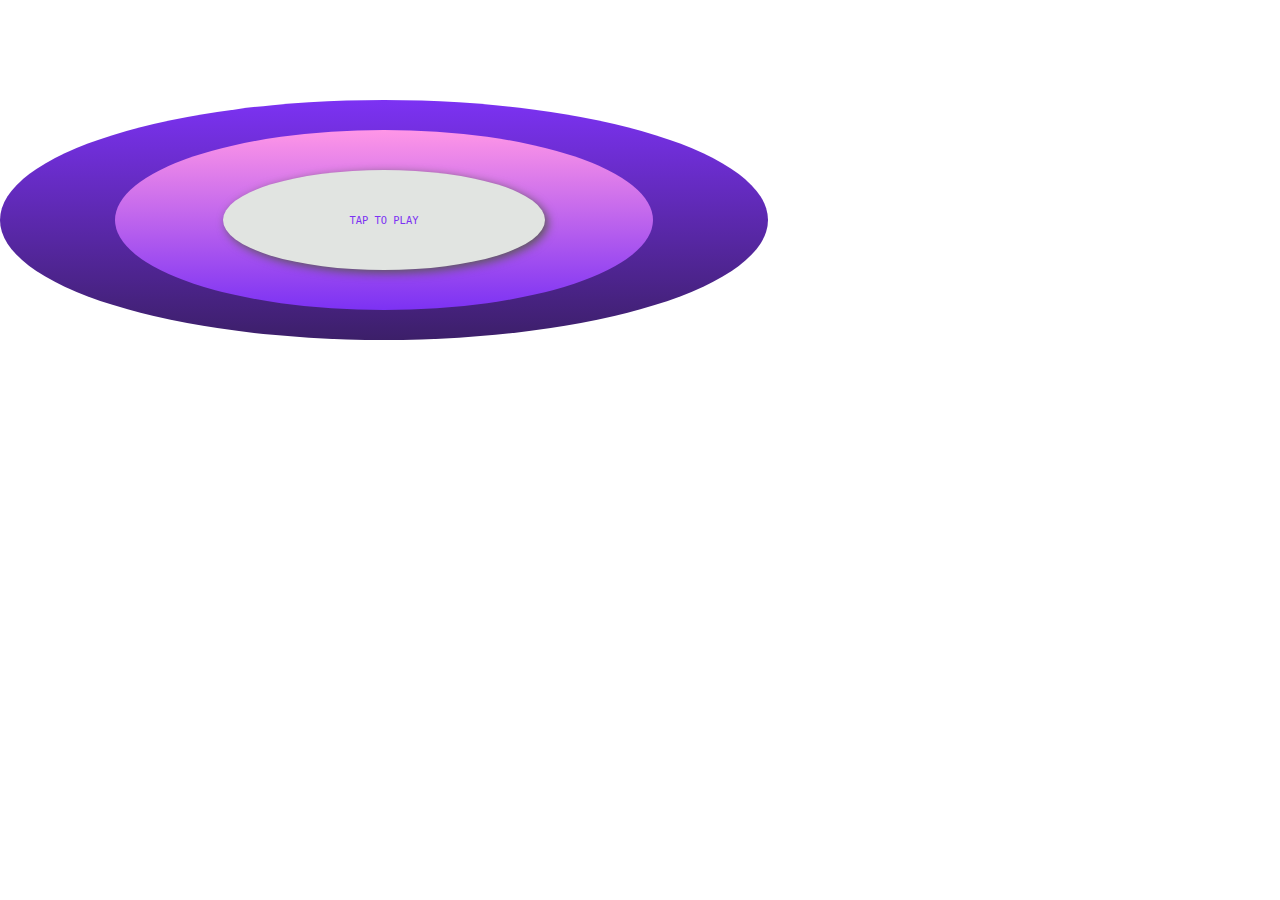
<file: anime-freestyle/index.html>
<!DOCTYPE html>
<html lang="en">
  <head>
    <meta charset="UTF-8" />
    <meta name="viewport" content="width=device-width, initial-scale=1.0" />
    <title>page loader</title>
    <link rel="stylesheet" href="style.css" />
  </head>
  <body>
    <main>
      <div class="container">
        <div class="biggest-circle">
          <div class="medium-circle">
            <div class="small-circle">
              <span>TAP TO PLAY</span>
              <h3>UNIVAST MEDIA</h3>
            </div>
          </div>
        </div>
      </div>
    </main>
    <script src="app.js"></script>
  </body>
</html>
</file>
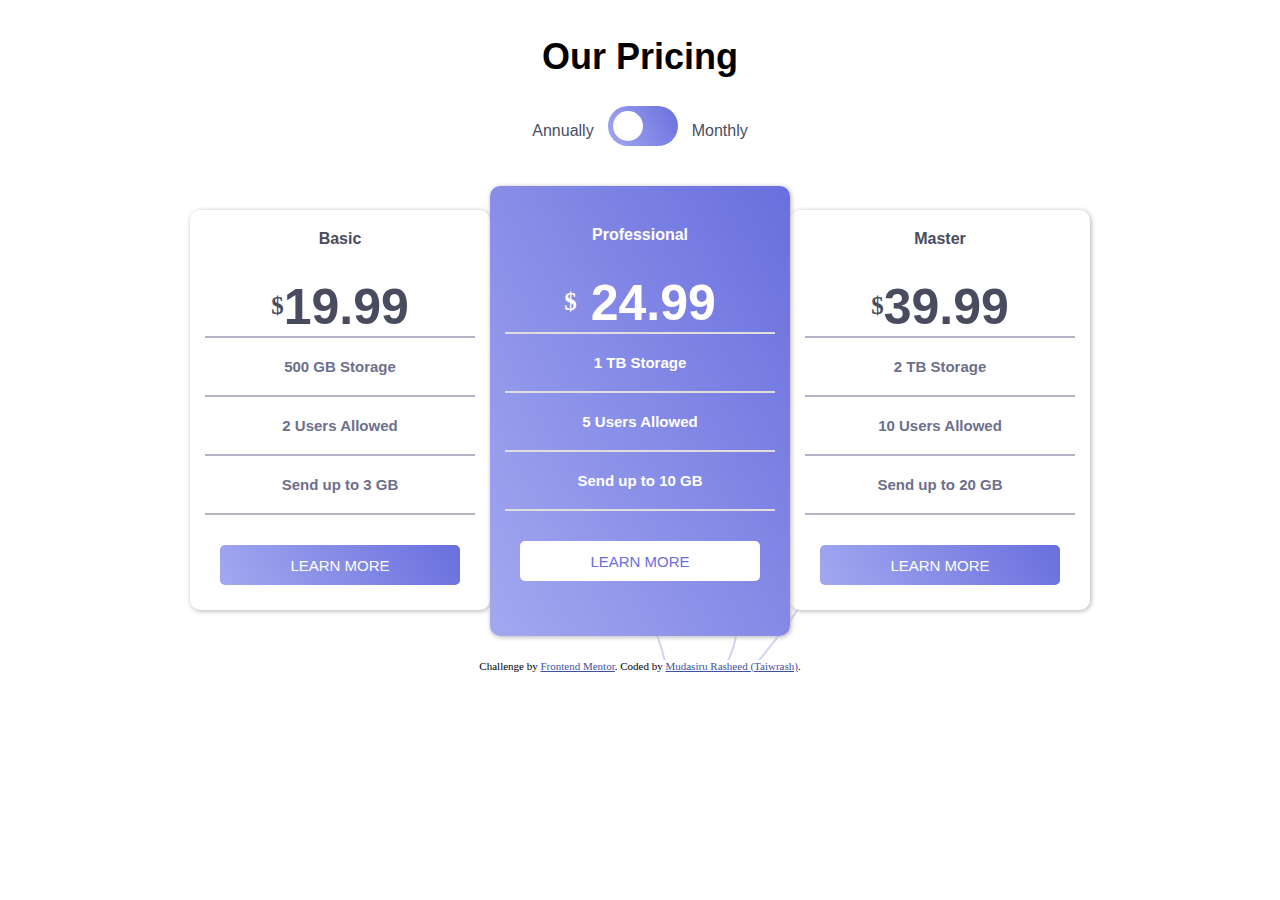
<file: day1/index.html>
<!DOCTYPE html>
<html lang="en">
  <head>
    <meta charset="UTF-8" />
    <meta name="viewport" content="width=device-width, initial-scale=1.0" />
    <!-- displays site properly based on user's device -->

    <link
      rel="icon"
      type="image/png"
      sizes="32x32"
      href="./images/favicon-32x32.png"
    />

    <title>Frontend Mentor | Taiwrash </title>
    <link rel="stylesheet" href="style.css" />
    <!-- Feel free to remove these styles or customise in your own stylesheet 👍 -->
  </head>
  <body>
    <div class="main-container">
      <main>
        <h3>Our Pricing</h3>
        <div class="annual-month">
          <label class="annual" for="slider">Annually</label>
          <input type="checkbox" id="slider" id="slider" />
          <label class="annual" for="slider">Monthly</label>
        </div>

        <!-- Monthly Plan -->
        <div class="monthly-pricing">
          <!-- Basic  -->
          <div class="basic-plan">
            <h4>Basic</h4>
            <p class="plan-price"><span>&dollar;</span>19.99</p>
            <ul>
              <li>
                500 GB Storage
              </li>
              <li>
                2 Users Allowed
              </li>
              <li>
                Send up to 3 GB
              </li>
            </ul>
            <button class="btn">Learn More</button>
          </div>

          <!-- Professional -->
          <div class="professional-plan">
            <h4>Professional</h4>
            <p class="plan-price"><span>&dollar;</span> 24.99</p>
            <ul>
              <li>
                1 TB Storage
              </li>
              <li>
                5 Users Allowed
              </li>
              <li>
                Send up to 10 GB
              </li>
            </ul>
            <button class="btn">Learn More</button>
          </div>

          <!-- Master -->
          <div class="master-plan">
            <h4>Master</h4>
            <p class="plan-price"><span>&dollar;</span>39.99</p>
            <ul>
              <li>
                2 TB Storage
              </li>
              <li>
                10 Users Allowed
              </li>
              <li>
                Send up to 20 GB
              </li>
            </ul>
            <button class="btn">Learn More</button>
          </div>
        </div>
        <!-- Annually Plan -->
        <div class="annually-pricing">
          <!-- Basic  -->
          <div class="basic-plan">
            <h4>Basic</h4>
            <p class="plan-price"><span>&dollar;</span>199.99</p>
            <ul>
              <li>
                500 GB Storage
              </li>
              <li>
                2 Users Allowed
              </li>
              <li>
                Send up to 3 GB
              </li>
            </ul>
            <button class="btn">Learn More</button>
          </div>

          <!-- Professional -->
          <div class="professional-plan">
            <h4>Professional</h4>
            <p class="plan-price"><span>&dollar;</span>249.99</p>
            <ul>
              <li>
                1 TB Storage
              </li>
              <li>
                5 Users Allowed
              </li>
              <li>
                Send up to 10 GB
              </li>
            </ul>
            <button class="btn">Learn More</button>
          </div>

          <!-- Master -->
          <div class="master-plan">
            <h4>Master</h4>
            <p class="plan-price"><span>&dollar;</span>399.99</p>
            <ul>
              <li>
                2 TB Storage
              </li>
              <li>
                10 Users Allowed
              </li>
              <li>
                Send up to 20 GB
              </li>
            </ul>
            <button class="btn">Learn More</button>
          </div>
        </div>
      </main>
    </div>

    <div class="attribution">
      Challenge by
      <a href="https://www.frontendmentor.io?ref=challenge" target="_blank"
        >Frontend Mentor</a
      >. Coded by
      <a href="https://github.com/Taiwrash">Mudasiru Rasheed (Taiwrash)</a>.
    </div>

    <script src="app.js"></script>
  </body>
</html>
</file>
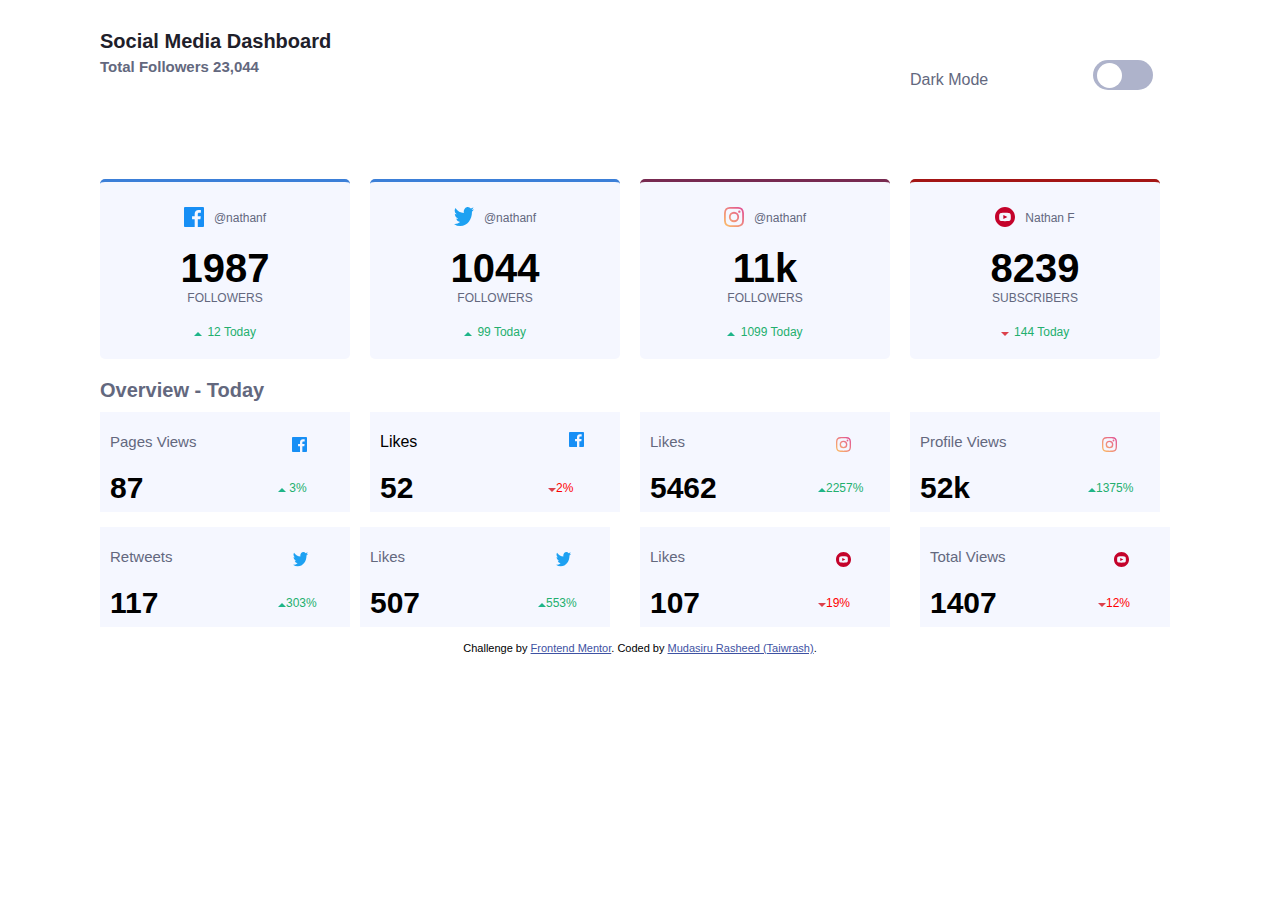
<file: day2/index.html>
<!DOCTYPE html>
<html lang="en">
  <head>
    <meta charset="UTF-8" />
    <meta name="viewport" content="width=device-width, initial-scale=1.0" />
    <!-- displays site properly based on user's device -->

    <link
      rel="icon"
      type="image/png"
      sizes="32x32"
      href="./images/favicon-32x32.png"
    />

    <title>Frontend Mentor | Taiwrash</title>
    <link rel="stylesheet" href="style.css" />
    <!-- Feel free to remove these styles or customise in your own stylesheet 👍 -->
  </head>
  <body>
    <div class="container">
      <main>
        <div class="header">
          <h3>Social Media Dashboard</h3>
          <p>Total Followers 23,044</p>
          <hr />
        </div>
        <div class="mode-control">
          <label for="mode">Dark Mode</label>
          <input type="checkbox" id="mode" />
        </div>
        <div class="top-card">
          <div class="faceook">
            <span
              ><img
                src="images/icon-facebook.svg"
                alt="fb-icon"
              />@nathanf</span
            >

            <p class="followers">1987</p>
            <p class="follower-content">Followers</p>
            <p class="date"><img src="images/icon-up.svg" alt="" /> 12 Today</p>
          </div>

          <div class="twitter">
            <span
              ><img
                src="images/icon-twitter.svg"
                alt="twitter-icon"
              />@nathanf</span
            >

            <p class="followers">1044</p>
            <p class="follower-content">Followers</p>
            <p class="date"><img src="images/icon-up.svg" alt="" /> 99 Today</p>
          </div>

          <div class="instagram">
            <span
              ><img
                src="images/icon-instagram.svg"
                alt="instagram-icon"
              />@nathanf</span
            >

            <p class="followers">11k</p>
            <p class="follower-content">Followers</p>
            <p class="date">
              <img src="images/icon-up.svg" alt="" /> 1099 Today
            </p>
          </div>

          <div class="youtube">
            <span
              ><img src="images/icon-youtube.svg" alt="youtube-icon" />Nathan
              F</span
            >

            <p class="followers">8239</p>
            <p class="follower-content">Subscribers</p>
            <p class="date">
              <img src="images/icon-down.svg" alt="" /> 144 Today
            </p>
          </div>
        </div>

        <div class="overview">
          <h4>Overview - Today</h4>
        </div>
        <div class="bottom-card1">
          <div class="fb-overview">
            <span>
              Pages Views<img
                src="images/icon-facebook.svg"
                alt=""
                width="15px"
                height="15px"
            /></span>
            <p class="view">87</p>
            <p class="rate"><img src="images/icon-up.svg" alt="" /> 3%</p>
          </div>

          <div class="fb-likes third">
            <span
              >Likes<img
                src="images/icon-facebook.svg"
                alt=""
                width="15px"
                height="15px"
            /></span>
            <p class="view">52</p>
            <p class="rate"><img src="images/icon-down.svg" alt="" />2%</p>
          </div>

          <div class="instagram-view fb-likes">
            <span
              >Likes<img
                src="images/icon-instagram.svg"
                width="15px"
                height="15px"
                alt=""
            /></span>
            <p class="view">5462</p>
            <p class="rate"><img src="images/icon-up.svg" alt="" />2257%</p>
          </div>

          <div class="instagram-view iView">
            <span
              >Profile Views<img
                src="images/icon-instagram.svg"
                alt=""
                width="15px"
                height="15px"
            /></span>
            <p class="view">52k</p>
            <p class="rate"><img src="images/icon-up.svg" alt="" />1375%</p>
          </div>
        </div>
        <div class="bottom-card2">
          <div class="twitter-view first">
            <span
              >Retweets<img
                src="images/icon-twitter.svg"
                alt=""
                width="15px"
                height="15px"
            /></span>
            <p class="view">117</p>
            <p class="rate"><img src="images/icon-up.svg" alt="" />303%</p>
          </div>
          <div class="twitter-view fb-likes twitter2">
            <span
              >Likes<img
                src="images/icon-twitter.svg"
                alt=""
                width="15px"
                height="15px"
            /></span>
            <p class="view">507</p>
            <p class="rate"><img src="images/icon-up.svg" alt="" />553%</p>
          </div>

          <div class="youtube-third youtube-view fb-likes third">
            <span
              >Likes<img
                src="images/icon-youtube.svg"
                alt=""
                width="15px"
                height="15px"
            /></span>
            <p class="view">107</p>
            <p class="rate"><img src="images/icon-down.svg" alt="" />19%</p>
          </div>

          <div class="youtube-view second">
            <span
              >Total Views<img
                src="images/icon-youtube.svg"
                alt=""
                width="15px"
                height="15px"
            /></span>
            <p class="view">1407</p>
            <p class="rate"><img src="images/icon-down.svg" alt="" />12%</p>
          </div>
        </div>
      </main>
    </div>

    <div class="attribution">
      Challenge by
      <a href="https://www.frontendmentor.io?ref=challenge" target="_blank"
        >Frontend Mentor</a
      >. Coded by <a href="#">Mudasiru Rasheed (Taiwrash)</a>.
    </div>
    <script src="app.js"></script>
  </body>
</html>
</file>
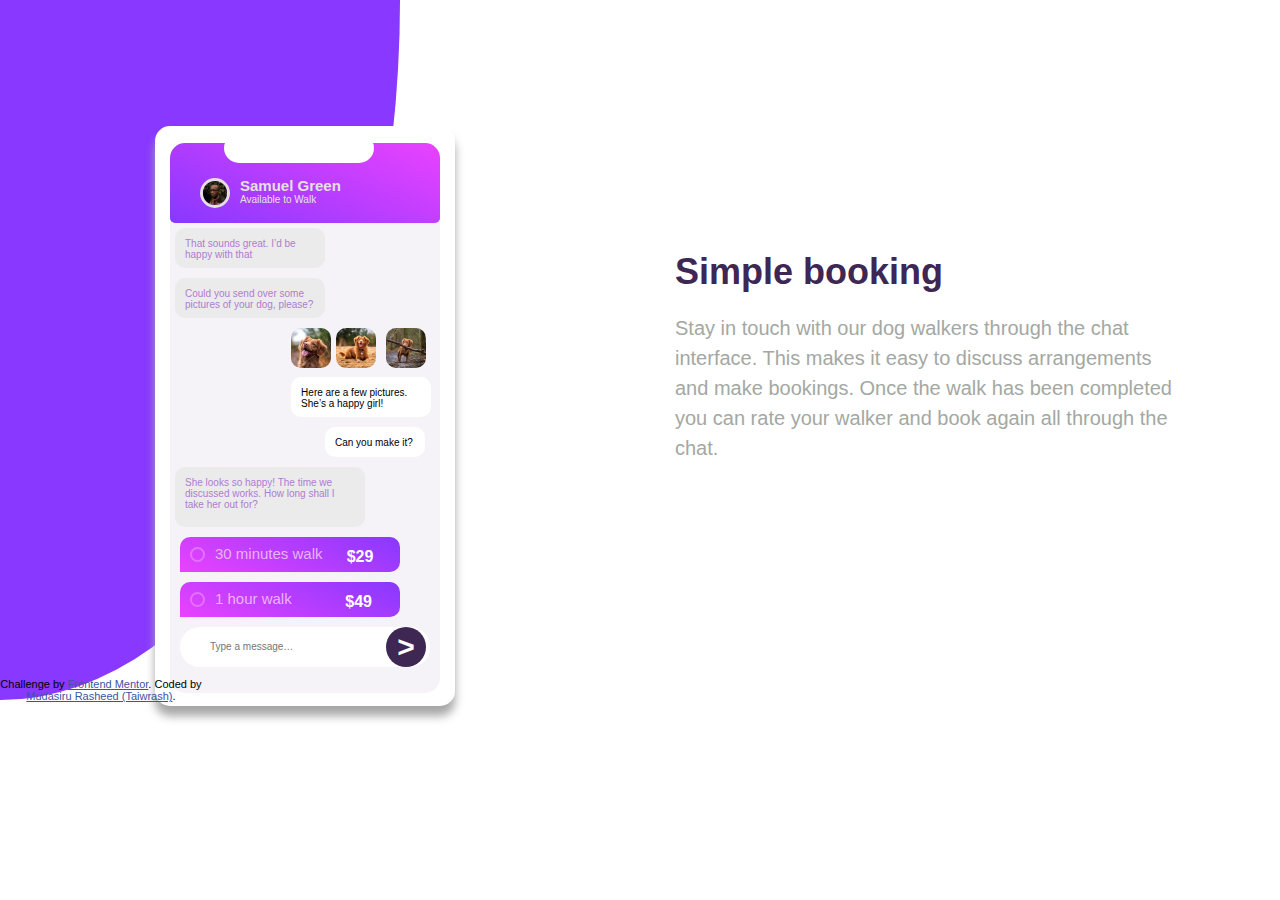
<file: day3/index.html>
<!DOCTYPE html>
<html lang="en">
  <head>
    <meta charset="UTF-8" />
    <meta name="viewport" content="width=device-width, initial-scale=1.0" />
    <!-- displays site properly based on user's device -->

    <link
      rel="icon"
      type="image/png"
      sizes="32x32"
      href="./images/favicon-32x32.png"
    />

    <title>Frontend Mentor | Taiwrash</title>

    <!-- Feel free to remove these styles or customise in your own stylesheet 👍 -->
    <link rel="stylesheet" href="style.css" />
  </head>
  <body>
    <div class="container">
      <div class="sub-container">
        <div class="white-mobile">
          <div class="sub-mobile">
            <div class="mobile-head">
              <div class="head-pin"></div>
              <div class="avatar-area">
                <span class="arrow"></span>
                <span class="avatar"
                  ><img src="images/avatar.jpg" alt=""
                /></span>
                <span class="name-sub"
                  ><p class="name">
                    Samuel Green
                  </p>
                  <p class="sub">Available to Walk</p>
                </span>
              </div>
              <div class="sam-message">
                <p class="message">That sounds great. I’d be happy with that</p>
                <p class="message second">
                  Could you send over some pictures of your dog, please?
                </p>
              </div>
              <div class="client-message">
                <div class="img-message">
                  <span class="dog1"
                    ><img src="images/dog-image-1.jpg" alt="" /></span
                  ><span class="dog2"
                    ><img src="images/dog-image-2.jpg" alt=""
                  /></span>
                  <span class="dog3"
                    ><img src="images/dog-image-3.jpg" alt=""
                  /></span>
                </div>
                <p class="text-message">
                  Here are a few pictures. She’s a happy girl!
                </p>
                <p class="text-message second-class">Can you make it?</p>
              </div>
              <div class="sam-message bottom">
                <p class="message">
                  She looks so happy! The time we discussed works. How long
                  shall I take her out for?
                </p>
                <div class="prices">
                  <input type="checkbox" id="check1" /><label for="check1"
                    >30 minutes walk </label
                  ><span class="exact-price">$29 </span>
                </div>
                <div class="prices">
                  <input type="checkbox" id="check2" /><label for="check2"
                    >1 hour walk </label
                  ><span class="exact-price1">$49 </span>
                </div>
              </div>
              <div class="message-area">
                <input type="text" placeholder="Type a message…" />
                <button class="btn">></button>
              </div>
            </div>
          </div>
        </div>
        <div class="content-area">
          <h3>Simple booking</h3>
          <p class="contents">
            Stay in touch with our dog walkers through the chat interface. This
            makes it easy to discuss arrangements and make bookings. Once the
            walk has been completed you can rate your walker and book again all
            through the chat.
          </p>
        </div>
<div class="attribution">
        Challenge by
        <a href="https://www.frontendmentor.io?ref=challenge" target="_blank"
          >Frontend Mentor</a
        >. Coded by
        <a href="https://github.com/Taiwrash">Mudasiru Rasheed (Taiwrash)</a>.
      </div>
      </div>
      
    </div>
  </body>
</html>
</file>
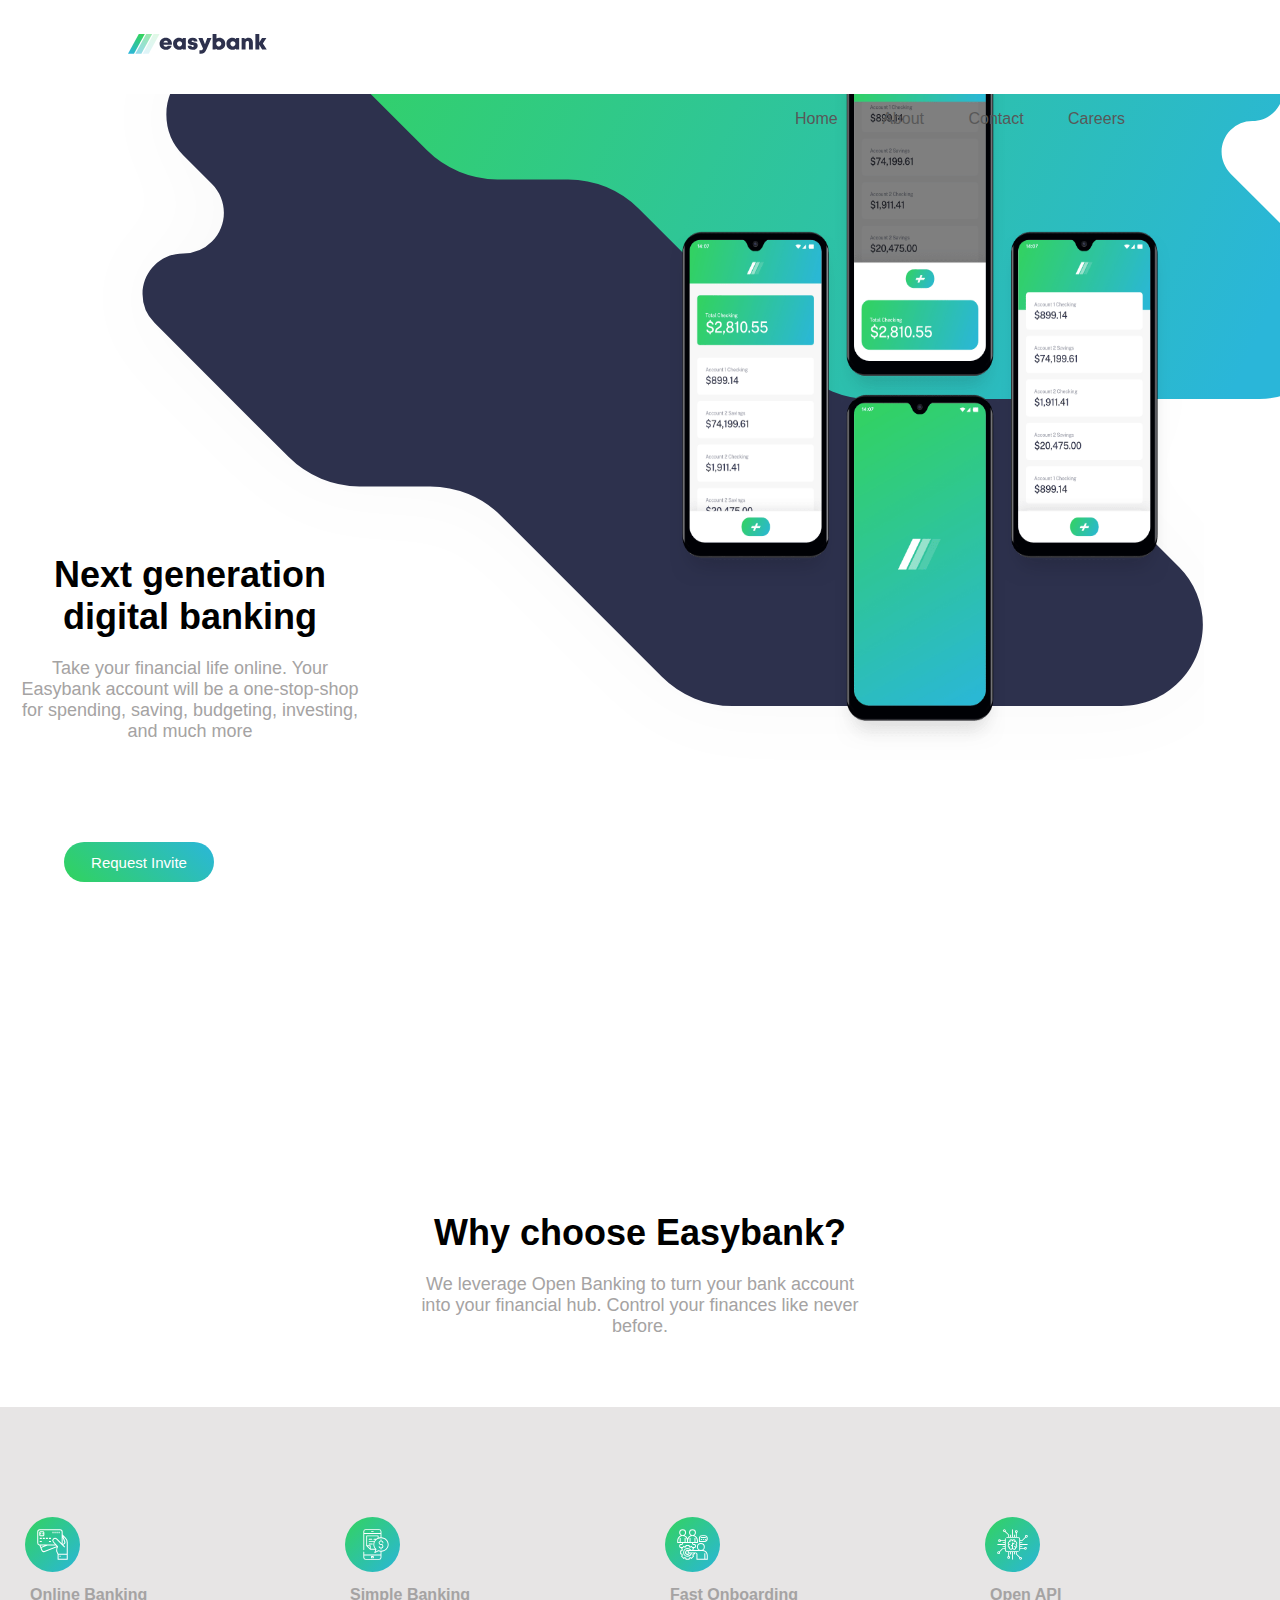
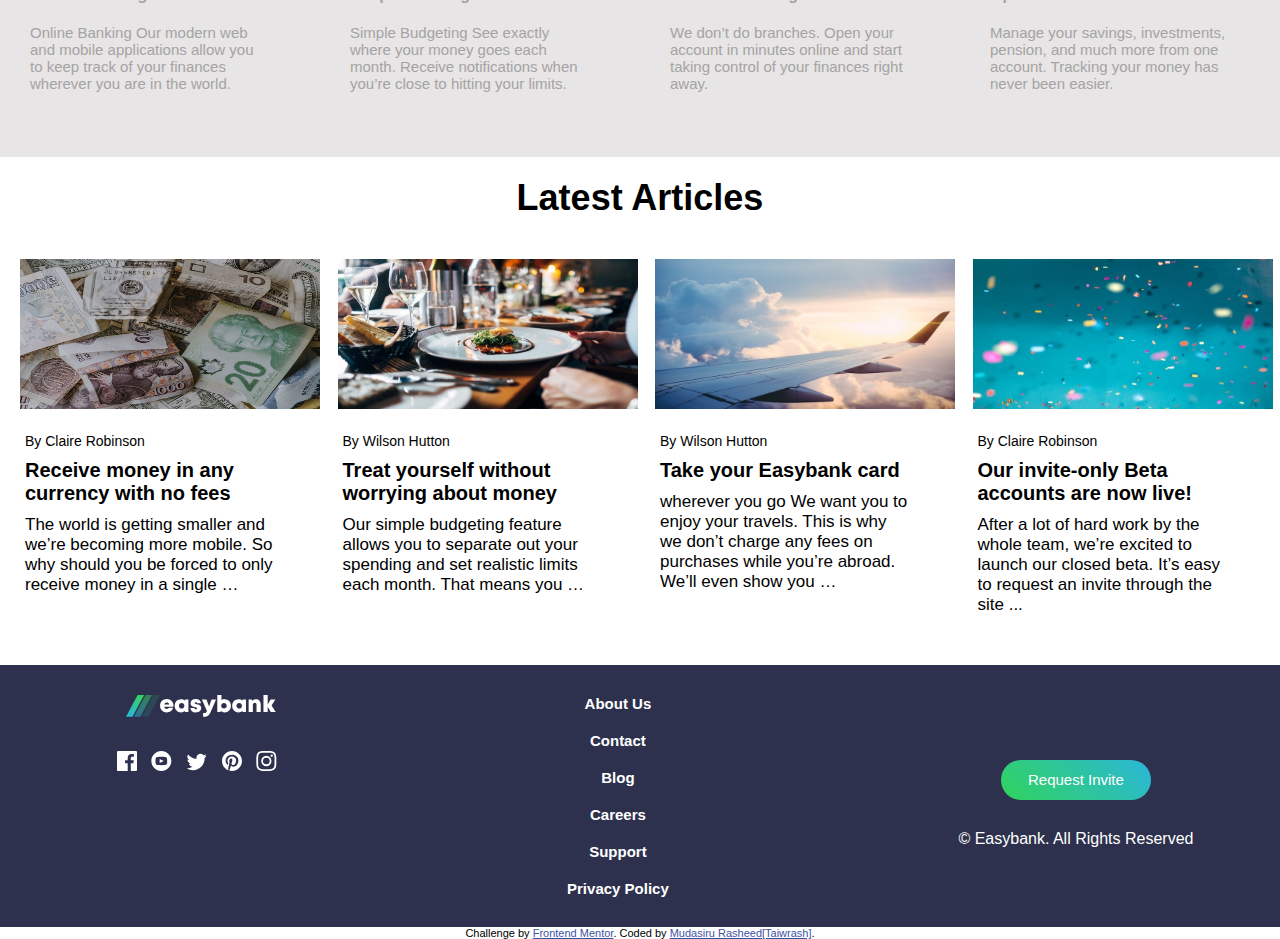
<file: day4/index.html>
<!DOCTYPE html>
<html lang="en">
  <head>
    <meta charset="UTF-8" />
    <meta name="viewport" content="width=device-width, initial-scale=1.0" />
    <!-- displays site properly based on user's device -->

    <link
      rel="icon"
      type="image/png"
      sizes="32x32"
      href="./images/favicon-32x32.png"
    />

    <title>Frontend Mentor | Easybank landing page</title>

    <!-- Feel free to remove these styles or customise in your own stylesheet 👍 -->
    <link rel="stylesheet" href="style.css" />
  </head>
  <body>
    <main>
      <img src="images/bg-intro-mobile.svg" alt="" width="100%" />
      <div class="desktop-bg">
        <img src="images/bg-intro-desktop.svg" alt="bg-intro-desktop" />
      </div>
      <div class="container">
        <img
          src="images/image-mockups.png"
          alt=""
          width="350px"
          height="500px"
        />
        <div class="nav-area">
          <span class="logo"><img src="images/logo.svg" alt="" /></span>
          <div class="nav-content">
            <nav>
              <ul>
                <li><a href="index.html">Home</a></li>
                <li><a href="about.html">About</a></li>
                <li><a href="contact.html">Contact</a></li>
                <li><a href="career.html">Careers</a></li>
              </ul>
            </nav>
          </div>
          <div class="hamburger">
            <img src="images/icon-hamburger.svg" alt="" />
          </div>
        </div>

        <div class="bg-header"></div>
        <div class="header-content">
          <h3 class="header">
            Next generation digital banking
          </h3>
          <p class="heeader">
            Take your financial life online. Your Easybank account will be a
            one-stop-shop for spending, saving, budgeting, investing, and much
            more
          </p>
        </div>
        <div class="request-btn">
          <button>Request Invite</button>
        </div>
        <div class="why-easy">
          <h3>Why choose Easybank?</h3>
          <p>
            We leverage Open Banking to turn your bank account into your
            financial hub. Control your finances like never before.
          </p>
        </div>

        <div class="main-services">
          <div class="easy-services first">
            <div class="service-icon">
              <img src="images/icon-online.svg" alt="" />
            </div>
            <div class="service-content">
              <h4>Online Banking</h4>
              <p>
                Online Banking Our modern web and mobile applications allow you
                to keep track of your finances wherever you are in the world.
              </p>
            </div>
          </div>

          <div class="easy-services second">
            <div class="service-icon">
              <img src="images/icon-budgeting.svg" alt="" />
            </div>
            <div class="service-content">
              <h4>Simple Banking</h4>
              <p>
                Simple Budgeting See exactly where your money goes each month.
                Receive notifications when you’re close to hitting your limits.
              </p>
            </div>
          </div>

          <div class="easy-services third">
            <div class="service-icon">
              <img src="images/icon-onboarding.svg" alt="" />
            </div>
            <div class="service-content">
              <h4>Fast Onboarding</h4>
              <p>
                We don’t do branches. Open your account in minutes online and
                start taking control of your finances right away.
              </p>
            </div>
          </div>

          <div class="easy-services fourth">
            <div class="service-icon">
              <img src="images/icon-api.svg" alt="" />
            </div>
            <div class="service-content">
              <h4>Open API</h4>
              <p>
                Manage your savings, investments, pension, and much more from
                one account. Tracking your money has never been easier.
              </p>
            </div>
          </div>
        </div>

        <h3 class="article">Latest Articles</h3>
        <div class="article-area">
          <div class="post1">
            <div class="article-img">
              <img src="images/image-currency.jpg" alt="" />
              <span>By Claire Robinson</span>
            </div>
            <div class="article-content">
              <p class="content-heading">
                Receive money in any currency with no fees
              </p>
              <p class="post-content">
                The world is getting smaller and we’re becoming more mobile. So
                why should you be forced to only receive money in a single …
              </p>
            </div>
          </div>
          <div class="post2">
            <div class="article-img">
              <img src="images/image-restaurant.jpg" alt="" />
              <span> By Wilson Hutton</span>
            </div>
            <div class="article-content">
              <p class="content-heading">
                Treat yourself without worrying about money
              </p>
              <p class="post-content">
                Our simple budgeting feature allows you to separate out your
                spending and set realistic limits each month. That means you …
              </p>
            </div>
          </div>
          <div class="post3">
            <div class="article-img">
              <img src="images/image-plane.jpg" alt="" />
              <span> By Wilson Hutton</span>
            </div>
            <div class="article-content">
              <p class="content-heading">
                Take your Easybank card
              </p>
              <p class="post-content">
                wherever you go We want you to enjoy your travels. This is why
                we don’t charge any fees on purchases while you’re abroad. We’ll
                even show you …
              </p>
            </div>
          </div>
          <div class="post4">
            <div class="article-img">
              <img src="images/image-confetti.jpg" alt="" />
              <span> By Claire Robinson</span>
            </div>
            <div class="article-content">
              <p class="content-heading">
                Our invite-only Beta accounts are now live!
              </p>
              <p class="post-content">
                After a lot of hard work by the whole team, we’re excited to
                launch our closed beta. It’s easy to request an invite through
                the site ...
              </p>
            </div>
          </div>
        </div>
        <footer>
          <div class="footer-part1">
            <div class="footer-logo">
              <img src="images/footer-logo.svg" alt="" />
            </div>
            <div class="icons">
              <span><img src="images/icon-facebook.svg" alt="" /></span>
              <span><img src="images/icon-youtube.svg" alt="" /></span>
              <span><img src="images/icon-twitter.svg" alt="" /></span>
              <span><img src="images/icon-pinterest.svg" alt="" /></span>
              <span><img src="images/icon-instagram.svg" alt="" /></span>
            </div>
          </div>

          <div class="footer-anchor">
            <ul>
              <li><a href="#">About Us</a></li>
              <li><a href="#">Contact</a></li>
              <li><a href="#">Blog</a></li>

              <li><a href="#">Careers</a></li>
              <li><a href="#">Support </a></li>
              <li><a href="#">Privacy Policy</a></li>
            </ul>
          </div>
          <div class="footer-part4">
            <div class="request-footer">
              <button>Request Invite</button><br />
              <span>© Easybank. All Rights Reserved</span>
            </div>
          </div>
        </footer>
        <div class="attribution">
          Challenge by
          <a href="https://www.frontendmentor.io?ref=challenge" target="_blank"
            >Frontend Mentor</a
          >. Coded by
          <a href="https://github.com/Taiwrash">Mudasiru Rasheed[Taiwrash]</a>.
        </div>
      </div>
    </main>
    <script src="app.js"></script>
  </body>
</html>
</file>
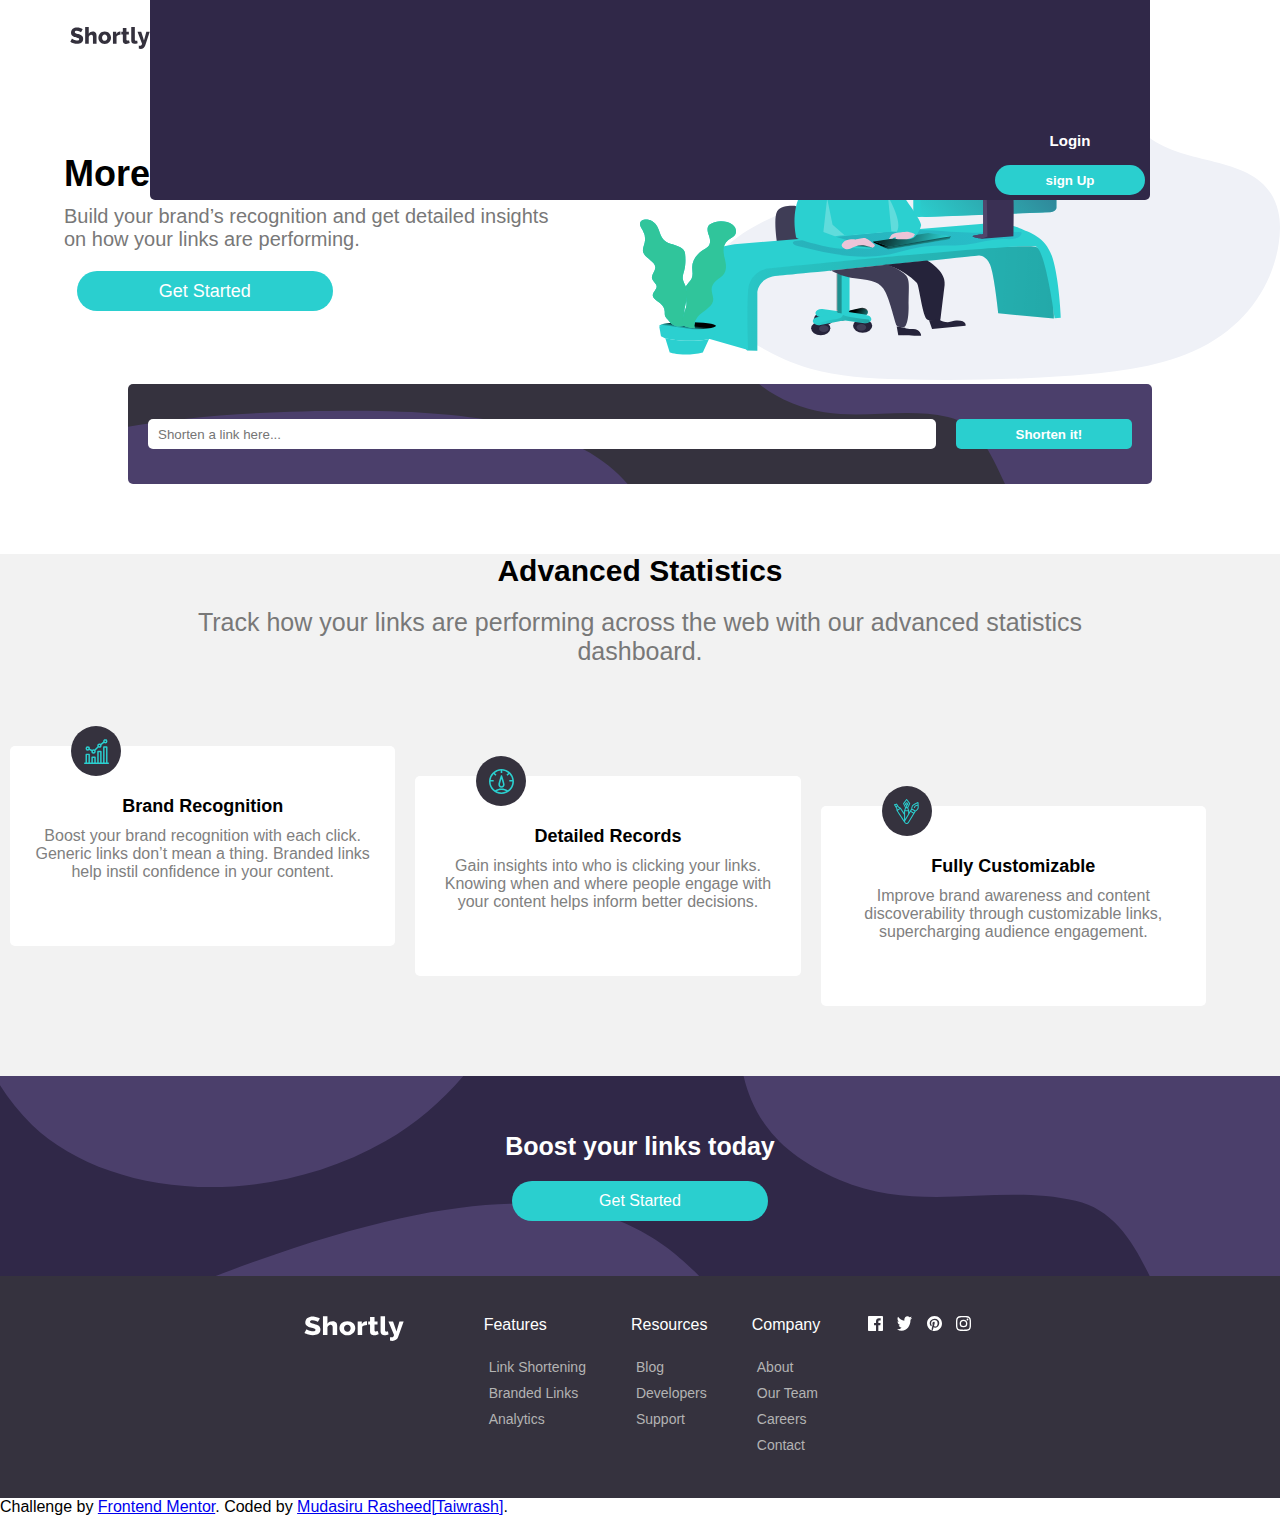
<file: day5/index.html>
<!DOCTYPE html>
<html lang="en">
  <head>
    <meta charset="UTF-8" />
    <meta name="viewport" content="width=device-width, initial-scale=1.0" />
    <!-- displays site properly based on user's device -->

    <link
      rel="icon"
      type="image/png"
      sizes="32x32"
      href=".images/favicon-32x32.png"
    />

    <title>Frontend Mentor | Shortly URL shortening API Challenge</title>
    <!-- Feel free to remove these styles or customise in your own stylesheet 👍 -->
    <link rel="stylesheet" href="style.css" />
  </head>
  <body>
    <main>
      <nav>
        <div class="nav-container">
          <div class="logo"><img src="images/logo.svg" alt="logo" /></div>
          <div class="nav-drop">
            <div class="links">
              <ul>
                <li><a href="#">Features</a></li>
                <li><a href="#">Pricing</a></li>
                <li><a href="#">Resources</a></li>
              </ul>
            </div>

            <div class="nav-btn">
              <button>Login</button>
              <button>sign Up</button>
            </div>
          </div>
          <div id="hamburger" class="hamburger">&#9776;</div>
        </div>
      </nav>

      <header>
        <div class="hero-img">
          <img src="images/illustration-working.svg" alt="" />
        </div>
        <div class="hero-content">
          <h3>More than just shorter links</h3>
          <p>
            Build your brand’s recognition and get detailed insights on how your
            links are performing.
          </p>
          <button>Get Started</button>
        </div>
      </header>

      <section class="short-links">
        <div class="actions">
          <input required type="text" placeholder="Shorten a link here..." />
          <button id="shorten">Shorten it!</button>
        </div>
      </section>

      <section class="short-links"><div class="actions copy"><div></section>
      <section class="ash">
        <section class="stat">
          <div class="stat-content">
            <h4>Advanced Statistics</h4>
            <p>
              Track how your links are performing across the web with our
              advanced statistics dashboard.
            </p>
          </div>
        </section>

        <section class="services">
          <div class="brand">
            <div class="brand-icon">
              <img src="images/icon-brand-recognition.svg" alt="" />
            </div>
            <div class="brand-content">
              <h5>Brand Recognition</h5>
              <p>
                Boost your brand recognition with each click. Generic links
                don’t mean a thing. Branded links help instil confidence in your
                content.
              </p>
            </div>
          </div>

          <div class="brand b1">
            <div class="brand-icon">
              <img src="images/icon-detailed-records.svg" alt="" />
            </div>
            <div class="brand-content">
              <h5>Detailed Records</h5>
              <p>
                Gain insights into who is clicking your links. Knowing when and
                where people engage with your content helps inform better
                decisions.
              </p>
            </div>
          </div>
          <div class="brand b2">
            <div class="brand-icon">
              <img src="images/icon-fully-customizable.svg" alt="" />
            </div>
            <div class="brand-content">
              <h5>Fully Customizable</h5>
              <p>
                Improve brand awareness and content discoverability through
                customizable links, supercharging audience engagement.
              </p>
            </div>
          </div>
        </section>

        <section class="boost">
          <div class="boost-content">
            <p>Boost your links today</p>
            <button class="boost-btn">Get Started</button>
          </div>
        </section>
      </section>
      <footer>
        <div class="logo"><img src="images/logo-footer.svg" alt="" /></div>
        <div class="footer-nav">
          <p>Features</p>
          <ul>
            <li>Link Shortening</li>
            <li>Branded Links</li>
            <li>Analytics</li>
          </ul>
        </div>
        <div class="footer-nav">
          <p>Resources</p>
          <ul>
            <li>Blog</li>
            <li>Developers</li>
            <li>Support</li>
          </ul>
        </div>
        <div class="footer-nav">
          <p>Company</p>
          <ul>
            <li>About</li>
            <li>Our Team</li>
            <li>Careers</li>
            <li>Contact</li>
          </ul>
        </div>
        <div class="social-icons">
          <span><img src="images/icon-facebook.svg" alt="" /></span>
          <span><img src="images/icon-twitter.svg" alt="" /></span>
          <span><img src="images/icon-pinterest.svg" alt="" /></span>
          <span><img src="images/icon-instagram.svg" alt="" /></span>
        </div>
      </footer>
      <div class="attribution">
        Challenge by
        <a href="https://www.frontendmentor.io?ref=challenge" target="_blank"
          >Frontend Mentor</a
        >. Coded by
        <a href="https://github.com/Taiwrash">Mudasiru Rasheed[Taiwrash]</a>.
      </div>
    </main>
    <script src="app.js"></script>
  </body>
</html>
</file>
<file: anime-freestyle/style.css>
* {
  padding: 0;
  margin: 0;
  box-sizing: border-box;
}

main {
  display: flex;
  justify-content: center;
  align-items: center;
}

.container {
  margin-top: 100px;
  width: 100vw;
}

.biggest-circle {
  width: 60%;
  height: 240px;
  background: linear-gradient(rgb(124, 50, 243), rgb(60, 31, 105));
  border-radius: 50%;

  display: flex;
  justify-content: center;
  align-items: center;
}

.medium-circle {
  width: 70%;
  height: 180px;
  background: linear-gradient(rgb(255, 150, 231), rgb(124, 50, 243));
  border-radius: 50%;

  display: flex;
  justify-content: center;
  align-items: center;
}

.small-circle {
  width: 60%;
  height: 100px;
  background: #e1e4e1;
  border-radius: 50%;

  display: flex;
  justify-content: center;
  align-items: center;
  box-shadow: 3px 3px 10px #5c5858;
}

h3 {
  font-family: "Courier New", Courier, monospace;
  font-size: 0.8em;
  background: linear-gradient(90deg, rgb(255, 150, 231), rgb(124, 50, 243));
  color: #ffffff;
  display: none;
}

.animationBig {
  animation: rotate 5s 1s 3 cubic-bezier(0.6, -0.28, 0.735, 0.045) backwards;
}

.animationSmall {
  animation: scale 10s 3s 5 cubic-bezier(0.6, -0.28, 0.735, 0.045) forwards;
}

span {
  font-size: 0.8em;
  font-family: monospace;
  color: rgb(124, 50, 243);
}
@keyframes scale {
  from {
    transform: scale(1);
  }

  to {
    transform: scale(0.15);
  }
}

@keyframes rotate {
  from {
    transform: rotate(0deg);
  }

  to {
    transform: rotate(360deg);
  }
}
</file>
<file: day1/style.css>
* {
  margin: 0;
  padding: 0;
  box-sizing: border-box;
  font-family: "Montserrat", "https://fonts.google.com/specimen/Montserrat";
}
.attribution {
  font-size: 11px;
  text-align: center;
}
.attribution a {
  color: hsl(228, 45%, 44%);
}

/* main container */
.main-container {
  background: url("images/bg-top.svg");
  display: flex;
  align-items: center;
  justify-content: center;
  background-size: cover;
  background-repeat: no-repeat;
  background-position: top;
  background-clip: content-box;
  background-position-x: left;
}

.annual-month {
  margin-bottom: 40px;
  text-align: center;
}

input {
  -webkit-appearance: none;
  outline: none;
  background: linear-gradient(60deg, hsl(236, 72%, 79%), hsl(237, 63%, 64%));
  width: 70px;
  height: 40px;
  border-radius: 50px;
  position: relative;
  top: 10px;
}
input:before {
  content: "";
  width: 30px;
  height: 30px;
  background-color: #fff;
  position: absolute;
  top: 5px;
  left: 5px;
  border-radius: 50%;
  /* margin: 10px; */
}
input:checked:before {
  transform: translate(100%);
  transition-delay: 8ms;
  transition-timing-function: cubic-bezier(0.72, 0.08, 0.21, 1.24);
}

h3 {
  font-family: sans-serif;
  font-weight: 50px;
  font-size: 36px;
  margin: 1em 0 0.5em 0;
  text-align: center;
}
div label {
  color: hsl(232, 13%, 33%);
  padding: 10px;
  font-family: Arial, Helvetica, sans-serif;
}

/* Plan divs */

.basic-plan {
  background-color: #ffffff;
  width: 300px;
  height: 400px;
  border-radius: 10px;
  text-align: center;
  box-shadow: 1px 1px 5px #b3b0b0;
  margin-top: 30px;
}

h4 {
  font-family: Arial, Helvetica, sans-serif;
  padding-top: 20px;
  color: hsl(232, 13%, 33%);
}
.plan-price {
  color: hsl(232, 13%, 33%);
  font-family: Arial, Helvetica, sans-serif;
  font-size: 50px;
  font-weight: bolder;
  border-bottom: 2px solid hsl(234, 14%, 74%);
  width: 90%;
  margin: auto;
  margin-top: 30px;
}
p > span {
  font-size: 25px;
  font-weight: bolder;
  position: relative;
  bottom: 10px;
}

ul {
  list-style-type: none;
}

li {
  color: hsl(233, 13%, 49%);
  border-bottom: 2px solid hsl(234, 14%, 74%);
  padding: 20px 0 20px 0;
  width: 90%;
  margin: auto;
  font-size: 15px;
  font-family: Arial, Helvetica, sans-serif;
  font-weight: bolder;
}

.btn {
  width: 80%;
  height: 40px;
  margin-top: 30px;
  background: linear-gradient(60deg, hsl(236, 72%, 79%), hsl(237, 63%, 64%));

  font-size: 15px;
  font-family: Arial, Helvetica, sans-serif;
  border-radius: 5px;
  border: none;
  color: #fff;
  text-transform: uppercase;
  cursor: pointer;
  outline: none;
}

.professional-plan {
  background: linear-gradient(60deg, hsl(236, 72%, 79%), hsl(237, 63%, 64%));
  width: 300px;
  height: 400px;
  border-radius: 10px;
  text-align: center;
  box-shadow: 1px 1px 5px #b3b0b0;
  margin-top: 30px;
}

.professional-plan > button {
  background: #fff;
  color: hsl(237, 63%, 64%);
}

.professional-plan > ul li,
.professional-plan > .plan-price,
.professional-plan > h4 {
  color: #fff;
  border-color: rgb(224, 221, 221);
}

.master-plan {
  background: #fff;
  width: 300px;
  height: 400px;
  border-radius: 10px;
  text-align: center;
  box-shadow: 1px 1px 5px #b3b0b0;
  margin: 30px 0 30px 0
}

* {
  font-family: "Montserrat", "https://fonts.google.com/specimen/Montserrat";
}

@media screen and (min-width: 768px) {
  .monthly-pricing,
  .annually-pricing {
    display: grid;
    grid-template-areas: "b p m";
  }

  .basic-plan {
    grid-area: b;
    /* height: 350px; */
  }
  .professional-plan {
    grid-area: p;
    height: 450px;
    position: relative;
    bottom: 5%;
    padding-top: 20px;
  }
  .master-plan {
    grid-area: m;
    /* height: 400px; */
  }
  .main-container {
    background: url("images/bg-bottom.svg");
    /* background-size: cover; */
    background-repeat: no-repeat;
    background-position: bottom;
  }
}
.annually-pricing {
  display: none;
}
</file>
<file: day2/style.css>
* {
  padding: 0;
  margin: 0;
  box-sizing: border-box;
  font-family: sans-serif, "https://fonts.google.com/specimen/Inter";
}

.attribution {
  font-size: 11px;
  text-align: center;
}
.attribution a {
  color: hsl(228, 45%, 44%);
}
body {
  width: 100vw;
  scroll-behavior: hidden;
}
.container {
  display: flex;
  justify-content: center;
  align-items: center;
  width: 100%;
}

main {
  padding: 30px 10px 0 10px;
}

.header {
  margin: 0 0 20px 0;
}
.header > h3 {
  font-size: 20px;
  padding-bottom: 5px;
  color: hsl(230, 17%, 14%);
}

.header > p {
  padding-bottom: 10px;
  font-size: 15px;
  font-weight: bold;
  color: hsl(228, 12%, 44%);
}

hr {
  background: hsl(228, 12%, 44%);
  color: hsl(228, 12%, 44%);
  width: 250px;
}

.mode-control {
  width: 250px;
  padding: 0 0 40px 0;
}
[for="mode"] {
  color: hsl(228, 12%, 44%);
  padding-right: 100px;
}

#mode {
  /* padding-left: 50px; */
  outline: none;
  -webkit-appearance: none;
  height: 30px;
  width: 60px;
  background: hsl(230, 22%, 74%);
  border-radius: 50px;
  position: relative;
  top: 5px;
}
#mode:before {
  content: "";
  background-color: #fff;
  position: absolute;
  width: 25px;
  height: 25px;
  border-radius: 50px;
  margin: 2.5px 0 0 4px;
  /* position: relative; */
}

#mode:checked:before {
  transform: translate(100%);
  background: hsl(230, 17%, 14%);
}

.faceook,
.twitter,
.instagram,
.youtube {
  width: 250px;
  height: 180px;
  background: hsl(225, 100%, 98%);
  border-radius: 5px;
  border-top: 3px solid hsl(214, 67%, 54%);
  text-align: center;
  padding-top: 20px;
  margin-bottom: 20px;
  cursor: pointer;
}

.faceook > span,
.twitter span,
.instagram span,
.youtube span {
  font-size: 12px;
  color: hsl(228, 12%, 44%);
  margin: 0 0 20px 0;
}

.faceook span > img,
.twitter span > img,
.instagram span > img,
.youtube span > img {
  margin-right: 10px;
  width: 20px;
  height: 20px;
  position: relative;
  top: 5px;
}

.followers {
  font-size: 40px;
  margin-top: 20px;
  font-weight: bolder;
}

.follower-content {
  font-size: 12px;
  text-transform: uppercase;
  color: hsl(228, 12%, 44%);
  margin-bottom: 20px;
}

.date {
  font-size: 12px;
  color: #23af6e;
}

.date > img {
  margin-right: 2px;
}

.instagram {
  border-color: rgb(119, 42, 81);
}
.youtube {
  border-color: rgb(163, 21, 21);
}

h4 {
  font-size: 20px;
  color: hsl(228, 12%, 44%);
  margin-bottom: 10px;
}
.fb-overview,
.fb-likes,
.twitter-view,
.instagram-view,
.youtube-view {
  width: 250px;
  height: 100px;
  background: hsl(225, 100%, 98%);
  margin-bottom: 15px;
  padding: 20px 0 0 10px;
  cursor: pointer;
}

.fb-overview span > img,
.twitter-view span > img,
.instagram-view span > img,
.youtube-view span > img {
  position: relative;
  left: 40%;
  top: 5px;
}

.fb-overview span,
.twitter-view span,
.instagram-view span,
.youtube-view span {
  color: hsl(228, 12%, 44%);
  font-size: 15px;
}
.view {
  font-size: 30px;
  font-weight: bolder;
  margin-top: 20px;
}
.rate {
  /* display: inline; */
  color: #23af6e;
  position: relative;
  left: 70%;
  bottom: 30%;
  font-size: 12px;
}

.fb-likes span > img {
  position: relative;
  left: 63%;
}

.first span > img {
  position: relative;
  left: 50%;
}

.second span > img {
  position: relative;
  left: 45%;
}

.second [class="rate"],
.third [class="rate"] {
  color: red;
}

/* Dark MODE  */

.container.dark-theme {
  background: hsl(230, 17%, 14%);
  color: #fff;
}

.header > h3.dark-theme,
h4.dark-theme {
  color: #fff;
}
.faceook.dark-theme,
.twitter.dark-theme,
.instagram.dark-theme,
.youtube.dark-theme {
  background: hsl(228, 28%, 20%);
}
.followers.dark-theme {
  color: #fff;
}

#mode.dark-theme {
  background: linear-gradient(60deg, hsl(210, 78%, 56%), hsl(146, 68%, 55%));
}
[for="mode"].dark-theme {
  color: #fff;
}

.fb-overview.dark-theme,
.fb-likes.dark-theme,
.twitter-view.dark-theme,
.instagram-view.dark-theme,
.youtube-view.dark-theme {
  background: hsl(228, 28%, 20%);
}

/* Mobile  */
@media screen and (min-width: 768px) {
  .top-card {
    display: grid;
    grid-template-areas: "f t i y";
  }

  .faceook {
    grid-area: f;
    margin-right: 20px;
  }
  .twitter {
    grid-area: t;
    margin-right: 20px;
  }
  .instagram {
    grid-area: i;
    margin-right: 20px;
  }
  .youtube {
    grid-area: y;
    margin-right: 20px;
  }

  .bottom-card1 {
    display: grid;
    grid-template-areas: "fbo fbl ivw ivi";
  }
  .fb-overview {
    grid-area: fbo;
    margin-right: 20px;
  }
  .fb-likes {
    grid-area: fbl;
    margin-right: 20px;
  }
  .instagram-view {
    grid-area: ivw;
    margin-right: 20px;
  }
  .iView {
    grid-area: ivi;
    margin-right: 20px;
  }
  .bottom-card2 {
    display: grid;
    grid-template-areas: "twf ttv fyw ytv";
  }
  .first {
    grid-area: twf;
  }
  .twitter2 {
    grid-area: ttv;
  }
  .youtube-third {
    grid-area: fyw;
  }
  .second {
    grid-area: ytv;
  }
  hr {
    display: none;
  }
  .mode-control {
    position: relative;
    left: 75%;
    bottom: 50px;
  }
}
</file>
<file: day3/style.css>
* {
  margin: 0;
  padding: 0;
  box-sizing: border-box;
  font-family: sans-serif, "Rubik", "(https://fonts.google.com/specimen/Rubik)";
}

.attribution {
  font-size: 11px;
  text-align: center;
}
.attribution a {
  color: hsl(228, 45%, 44%);
}
.container {
  width: 100%;
  height: 100vh;
}

.sub-container {
  background: hsl(264, 100%, 61%);
  width: 50%;
  height: 80%;
  margin: 0;
  border-radius: 0 0 100% 0;
}
.sub-container > .white-mobile {
  width: 300px;
  height: 580px;
  position: relative;
  background: #fff;
  top: 20%;
  left: 30%;
  border-radius: 15px;
  box-shadow: 0 10px 10px #a8a7a7;
}
.sub-mobile {
  background: hsl(270, 20%, 96%);
  border-radius: 15px;
  width: 270px;
  height: 550px;
  position: absolute;
  top: 3%;
  left: 5%;
}

.mobile-head {
  width: 270px;
  height: 80px;
  background: linear-gradient(25deg, hsl(264, 100%, 61%), hsl(293, 100%, 63%));
  border-radius: 15px 15px 5px 5px;
}

.head-pin {
  background: #fff;
  width: 150px;
  height: 30px;
  border-radius: 50px;
  position: absolute;
  top: -10px;
  left: 20%;
}

.avatar-area {
  width: 200px;
  height: 80px;
  position: relative;
  top: 45px;
}
.avatar > img {
  width: 30px;
  height: 30px;
  border-radius: 50%;
  border: 3px solid #e4e0e0;
  position: relative;
  left: 30px;
  top: -10px;
}
.name-sub {
  position: relative;
  left: 35%;
  top: -45px;
}

.name-sub > .name {
  font-size: 15px;
  color: #e4e0e0;
  font-weight: bold;
}

.name-sub > .sub {
  color: #e4e0e0;
  font-size: 10px;
}

.message {
  width: 150px;
  height: 40px;
  color: hsl(276, 47%, 65%);
  background: hsl(0, 0%, 92%);
  margin: 5px 0 10px 5px;
  padding: 10px;
  border-radius: 10px;
  font-size: 10px;
}

.client-message span > img {
  width: 40px;
  height: 40px;
  margin-left: 5px;
  border-radius: 10px;
  position: relative;
  left: 43%;
}

.text-message {
  width: 140px;
  background: hsl(0, 0%, 100%);
  margin: 5px 0 10px 5px;
  height: 40px;
  padding: 10px;
  font-size: 10px;
  border-radius: 10px;
  position: relative;
  left: 43%;
}

.second-class {
  width: 100px;
  height: 30px;
  position: relative;
  left: 150px;
}
.bottom > .message {
  width: 190px;
  height: 60px;
  font-size: 10px;
}

.prices {
  background: linear-gradient(25deg, hsl(293, 100%, 63%), hsl(264, 100%, 61%));
  width: 220px;
  height: 35px;
  margin-bottom: 10px;
  border-radius: 10px 10px 10px 0;
  padding-top: 10px;
  padding-left: 10px;
  margin-left: 10px;
}
[type="checkbox"] {
  -webkit-appearance: none;
  outline: none;
  width: 15px;
  height: 15px;
  border: 2px solid hsl(289, 100%, 72%);
  border-radius: 50%;
}

label {
  margin-left: 10px;
  color: hsl(289, 76%, 83%);
  font-size: 15px;
  position: relative;
  bottom: 3px;
}

.prices span {
  color: #fff;
  font-weight: bold;
  margin-left: 20px;
}

.exact-price1 {
  position: relative;
  left: 14%;
}

[type="text"] {
  width: 250px;
  height: 40px;
  border: none;
  background: #fff;
  border-radius: 50px;
  margin-left: 10px;
  padding: 20px;
  font-size: 10px;
  padding-left: 30px;
}

.btn {
  width: 40px;
  height: 40px;
  outline: none;
  border: none;
  background: hsl(271, 36%, 24%);
  color: #fff;
  font-weight: bolder;
  font-size: 30px;
  border-radius: 50%;
  position: relative;
  left: 80%;
  bottom: 40px;
}

.content-area {
  position: relative;
  top: 40%;
  width: 350px;
  text-align: center;
  margin-left: 50px;
}
h3 {
  font-size: 36px;
  margin-bottom: 20px;
  color: hsl(271, 36%, 24%);
}

.contents {
  font-size: 16px;
  line-height: 30px;
  color: #a3a8a3;
}

.attribution {
  position: relative;
  top: 70%;
}

@media screen and (min-width: 768px) {
  .sub-container {
    display: grid;
    grid-template-areas: "w w c c";
    height: 700px;
    width: 400px;
  }

  .white-mobile {
    grid-area: w;
    margin-left: 50px;
  }

  .content-area {
    grid-area: c;
    position: relative;
    left: 50%;
    width: 500px;
    text-align: left;
  }
  .content-area > p {
    font-size: 20px;
  }

  }
}
</file>
<file: day4/style.css>
* {
  padding: 0;
  margin: 0;
  box-sizing: border-box;
  font-family: sans-serif, "Public Sans",
    "https://fonts.google.com/specimen/Public+Sans";
}

.attribution {
  font-size: 11px;
  text-align: center;
}
.attribution a {
  color: hsl(228, 45%, 44%);
}

main {
  background-position: top;
  background-repeat: no-repeat;
  background-position-x: 100%;
  position: relative;
  bottom: 50px;
}

.container {
  width: 100%;
  height: 400px;
  /* background: url("images/image-mockups.png"); */
  background-repeat: no-repeat;
  background-position: top;
  background-position-x: 100%;
}

.nav-area {
  background: #ffffff;
  height: 100px;
  width: 100%;
  position: relative;
  bottom: 232%;
  padding-top: 20px;
  /* z-index: 1; */
}

[width="350px"] {
  position: relative;
  bottom: 400px;
  left: 30px;
  /* z-index: -1; */
}

[alt="bg-intro-desktop"] {
  display: none;
}

.logo {
  position: relative;
  top: 20px;
  left: 10%;
}
.nav-content {
  width: 70%;
  height: 270px;
  background: #ffffff;
  position: relative;
  top: 90%;
  margin: auto;
  text-align: center;
  border-radius: 5px;
  padding: 40px;
  display: none;
}

.nav-content nav ul li {
  list-style: none;
  padding: 20px;
}

.nav-content nav ul li a {
  color: #585858;
  text-decoration: none;
}

.hamburger {
  position: relative;
  /* bottom: 335%; */
  margin-left: 300px;
}
.header-content {
  width: 380px;
  margin-top: -500px;
  text-align: center;
}
h3 {
  text-align: center;
  font-size: 36px;
}

.header-content > p,
.why-easy > p,
.service-content > p {
  font-size: 18px;
  text-align: center;
  margin: 20px;
  margin-bottom: 20px;
  color: #a5a3a3;
}

.why-easy > p {
  margin-bottom: 70px;
}
button {
  background: linear-gradient(45deg, hsl(136, 65%, 51%), hsl(192, 70%, 51%));
  width: 150px;
  height: 40px;
  border-radius: 50px;
  border: none;
  outline: none;
  font-size: 15px;
  color: #ffffff;
  margin-left: 30%;
  margin-bottom: 40%;
}

.main-services {
  width: 100%;
  background: #e7e5e5;
  height: 1200px;
}
.easy-services {
  width: 350px;
  /* height: 200px; */
  text-align: center;
  /* background: #703838; */
  /* margin: auto; */
  padding: 10px;
  margin-top: 100px;
  color: #a5a3a3;
}

.service-icon > img {
  width: 55px;
  height: 55px;
}

.article-area > h3 {
  font-size: 30px;
  margin: 30px 0 30px 0;
}

.article-area {
  margin-left: 10%;
}
.article-img > img {
  width: 300px;
  height: 150px;
  margin-bottom: 20px;
  margin-top: 40px;
}

.article-img span {
  font-size: 14px;
  display: block;
  margin-left: 5px;
}

/* .post1 {
  width: 250px;
} */

.article-content {
  margin: 10px 0 0 5px;
  width: 250px;
}
.article {
  margin-top: 20px;
}

.article-content > .content-heading {
  font-size: 20px;
  font-weight: bolder;
}
.post-content {
  margin: 10px 0 50px 0;
  font-size: 17px;
}

footer {
  background-color: hsl(233, 26%, 24%);
  width: 100%;
  padding-left: 20px;
}

.footer-logo > img {
  width: 150px;
  margin: 30px 0 10px 30%;
}
.icons {
  /* margin-left: 25%; */
  margin-top: 20px;
  text-align: center;
}

.icons span {
  padding: 5px;
}

.footer-anchor > ul {
  margin: 20px 0 20px 0;
}
.footer-anchor > ul > li {
  list-style: none;
  font-size: 15px;
  padding: 10px;
  text-align: center;
  font-weight: bold;
}

.footer-anchor > ul > li > a {
  text-decoration: none;
  color: #ffffff;
}

.request-footer {
  text-align: center;
}
.request-footer > span,
.request-footer > button {
  color: #ffffff;
  position: relative;
  bottom: 10px;
  left: 5px;
  margin-bottom: 5px;
}
.request-footer > button {
  margin: 0 0 30px 0;
}

@media screen and (min-width: 768px) {
  .main-services {
    display: grid;
    grid-template-areas: "f s t f4";
    height: 350px;
  }
  .easy-services {
    width: 300px;
  }
  .easy-services p {
    text-align: left;
    font-size: 15px;
  }
  .first {
    grid-area: f;
  }
  .second {
    grid-area: s;
  }
  .third {
    grid-area: t;
  }
  .fourth {
    grid-area: f4;
  }

  .why-easy {
    width: 500px;
    text-align: left;
    margin: auto;
  }

  .service-content {
    text-align: left;
  }
  .service-content > h4 {
    padding-left: 20px;
    padding-top: 10px;
    margin: 0;
  }

  .easy-services {
    height: 200px;
  }
  .service-icon {
    position: relative;
    right: 35%;
  }
  .article-area {
    display: grid;
    grid-template-areas: "p1 p2 p3 p4";
    margin-left: 10px;
  }

  .post1 {
    grid-area: p1;
    margin-left: 10px;
  }
  .post2 {
    grid-area: p2;
    margin-left: 10px;
  }
  .post3 {
    grid-area: p3;
    margin-left: 10px;
  }
  .post4 {
    grid-area: p4;
    margin-left: 10px;
  }
  footer {
    display: grid;
    grid-template-areas: "fp1 fa fa fp4";
  }
  .footer-part1 {
    grid-area: fp1;
  }

  .footer-anchor {
    grid-area: fa;
  }

  .footer-part4 {
    grid-area: fp4;
    margin-top: 25%;
  }
}

/* desktop ? */

@media screen and (min-width: 768px) {
  /* main {
    width: 768px;
  } */

  [width="100%"] {
    display: none;
  }
  .hamburger {
    display: none;
  }

  .nav-content {
    background: none;
    display: inline;
  }

  .nav-content nav ul li {
    display: inline;
  }
  .nav-content nav ul {
    margin-left: 50%;
  }

  [alt="bg-intro-desktop"] {
    display: block;
    position: relative;
    bottom: 200px;
    left: 70px;
  }

  .desktop-bg {
    width: 100%;
    height: 700px;

    position: relative;
  }

  .header-content {
    position: relative;
    bottom: 100%;
    margin-bottom: 0;
  }
  [width="350px"] {
    margin-left: 50%;
    width: 500px;
    height: 700px;
    position: relative;
    bottom: 600px;
  }

  .nav-area {
    position: relative;
    bottom: 340%;
  }

  .request-btn {
    position: relative;
    bottom: 80%;
    right: 25%;
    height: 50px;
    margin: 0;
  }
}
</file>
<file: day5/style.css>
* {
  padding: 0;
  margin: 0;
  box-sizing: border-box;
  font-family: "https://fonts.google.com/specimen/Poppins", sans-serif,
    "Poppins";
}

main {
  width: 100vw;
  height: 100vh;
}

nav .nav-container {
  display: flex;
  margin: 30px 20px;
}

ul li {
  list-style: none;
}
.logo,
.logo img {
  width: 80px;
}
ul li a {
  text-decoration: none;
  color: #ffffff;
}
.hamburger {
  position: relative;
  left: 60%;
}

.nav-drop {
  background-color: hsl(255, 28%, 22%);
  display: none;
  position: relative;
  top: 35px;
  width: 400px;
  height: 250px;
  border-radius: 5px;
  flex-direction: column;
  justify-content: center;
  align-items: center;
}

.nav-drop div li {
  margin-bottom: 20px;
  text-align: center;
}

.nav-btn {
  display: flex;
  flex-direction: column;
}
.nav-btn button {
  width: 150px;
  margin: 5px;
  height: 30px;
  border: none;
  border-radius: 50px;
  color: #ffffff;
  font-weight: bold;
}
.nav-btn button:first-child {
  background-color: transparent;
}
.nav-btn button:last-child {
  background-color: hsl(180, 66%, 49%);
}
/* header style */
header {
  width: 100vw;
  display: flex;
  flex-direction: column;
  justify-content: center;
  align-items: center;
}

.hero-img {
  width: 100%;
}

.hero-img img {
  width: 100%;
  height: 200px;
}

.hero-content {
  width: 100%;
  display: flex;
  flex-direction: column;
  justify-content: center;
  align-items: center;
  margin-top: 50px;
}

.hero-content h3 {
  font-size: 25px;
  font-weight: bold;
  width: 70%;
  text-align: center;
  margin-bottom: 10px;
}

.hero-content p {
  width: 80%;
  font-size: 16px;
  color: hsl(0, 0%, 47%);
  text-align: center;
  margin-bottom: 20px;
}

.hero-content button {
  width: 40%;
  height: 40px;
  border: none;
  background: hsl(180, 66%, 49%);
  color: #ffffff;
  font-size: 18px;
  border-radius: 50px;
  margin-bottom: 50px;
}

.short-links {
  width: 100%;
  display: flex;
  flex-direction: column;
  align-items: center;
}

.actions {
  width: 80%;
  height: 100px;
  background-color: hsl(255, 11%, 22%);
  background-image: url("images/bg-shorten-mobile.svg");
  background-repeat: no-repeat;
  background-position-x: right;
  background-size: 10em;
  display: flex;
  align-items: center;
  justify-content: center;
  flex-direction: column;
  border-radius: 5px;
}

.copy {
  margin-top: 30px;
  background: hsl(0, 0%, 90%);
  display: none;
}

.actions input,
.actions button {
  width: 90%;
  height: 30px;
  margin: 5px 0;
  border: none;
  padding-left: 10px;
  border-radius: 5px;
}

.actions button {
  background: hsl(180, 66%, 49%);
  color: #ffffff;
  font-weight: bold;
}

.ash {
  background: hsl(0, 0%, 95%);
}
.stat {
  width: 100%;
  margin-top: 70px;
}
.stat-content {
  display: flex;
  flex-direction: column;
  align-items: center;
  justify-content: center;
}
.stat-content h4 {
  margin-bottom: 20px;
  font-size: 18px;
}

.stat-content p {
  width: 80%;
  text-align: center;
  color: hsl(0, 0%, 47%);
}
.services {
  display: flex;
  flex-direction: column;
  align-items: center;
}
.brand {
  background: hsl(0, 0%, 100%);
  width: 80%;
  height: 200px;
  margin: 80px 10px 30px 10px;
  padding: 0 15px;
  border-radius: 5px;
  display: flex;
  flex-direction: column;
  align-items: center;
  text-align: center;
}

.brand .brand-icon img {
  width: 25px;
  height: 25px;
}

.brand .brand-icon {
  width: 50px;
  height: 50px;
  border-radius: 50%;
  background: hsl(255, 11%, 22%);
  display: flex;
  justify-content: center;
  align-items: center;
  position: relative;
  bottom: 10%;
}
.brand h5 {
  font-size: 1em;
  margin-bottom: 10px;
}

.brand p {
  color: hsl(0, 0%, 50%);
}
.boost {
  width: 100%;
  height: 200px;
}

.boost-content {
  width: 100%;
  height: 100%;
  background-image: url("images/bg-boost-mobile.svg");
  background-color: hsl(255, 28%, 22%);
  background-repeat: no-repeat;
  background-size: cover;
  display: flex;
  flex-direction: column;
  align-items: center;
  justify-content: center;
}

.boost-content p {
  color: #ffffff;
  font-size: 16px;
  font-weight: bold;
  margin-bottom: 20px;
}

.boost-content button {
  width: 40%;
  height: 40px;
  background-color: hsl(180, 66%, 49%);
  color: hsl(0, 0%, 100%);
  outline: none;
  font-size: 16px;
  border: none;
  border-radius: 50px;
}

footer {
  background-color: hsl(255, 11%, 22%);
  display: flex;
  flex-direction: column;
  justify-content: center;
  align-items: center;
  text-align: center;
}

footer .logo {
  margin: 40px 0 40px 0;
}
footer .logo img {
  width: 100px;
  height: 25px;
}
footer p {
  color: #ffffff;
  margin: 40px 0 20px 0;
  text-align: center;
}

footer ul li {
  list-style: none;
  padding: 5px;
  color: hsl(0, 0%, 70%);
}

.social-icons span img {
  width: 15px;
  height: 15px;
  margin: 40px 5px 30px 5px;
}
@media screen and (min-width: 425px) {
  .hero-content h3 {
    width: 60%;
  }
  .hero-content p {
    width: 75%;
    font-size: 20px;
  }

  .stat-content p {
    width: 80%;
    font-size: 20px;
  }
  .brand {
    width: 70%;
  }
  .brand h5 {
    font-size: 18px;
  }

  .brand p {
    font-size: 16px;
  }
}

@media screen and (min-width: 768px) {
  body {
    overflow-x: hidden;
  }

  .nav-drop {
    width: 1000px;
    display: flex;
    justify-content: space-between;
  }

  .nav-btn {
    align-self: flex-end;
  }
  header {
    flex-direction: row-reverse;
  }
  .hero-img {
    width: 50%;
  }
  .hero-img img {
    height: 300px;
  }
  .hero-content {
    width: 50%;
  }

  .hero-content h3 {
    text-align: left;
    width: 80%;
    font-size: 36px;
  }

  .hero-content p {
    text-align: left;
    width: 80%;
  }
  .hero-content button {
    align-self: flex-start;
    margin-left: 12%;
  }

  .actions {
    flex-direction: row;
    background-image: url("images/bg-shorten-desktop.svg");
    background-size: cover;
  }

  .actions input {
    margin: 20px;
  }
  .actions button {
    width: 20%;
    margin-right: 20px;
  }

  .stat-content h4 {
    font-size: 30px;
  }
  .stat-content p {
    font-size: 25px;
    width: 70%;
  }
  .services {
    width: 95%;
    flex-direction: row;
    margin-bottom: 100px;
  }

  .brand {
    width: 60%;
  }
  .brand-icon {
    right: 30%;
  }
  .b1 {
    position: relative;
    top: 30px;
  }
  .b2 {
    position: relative;
    top: 60px;
  }
  .boost-content {
    background-image: url("images/bg-boost-desktop.svg");
  }
  .boost-content p {
    font-size: 25px;
  }
  .boost-content button {
    width: 20%;
  }

  footer {
    flex-direction: row;
    align-items: flex-start;
  }
  footer div {
    margin-left: 40px;
    text-align: left;
    padding-bottom: 40px;
  }

  footer div p {
    text-align: left;
  }
  footer div ul li {
    font-size: 14px;
  }
  footer .logo {
    margin-right: 60px;
  }
  /* Nav bar  */
  .hamburger {
    display: none;
  }
  nav {
    display: flex;
    justify-content: space-between;
    height: 80px;
    /* justify-content: center; */
    align-items: center;
    margin: 0 50px;
  }
  .nav-container {
    display: flex;
    height: 100%;
    align-items: center;
  }

  .nav-container ul li {
    display: inline;
    list-style: none;
    margin-left: 20px;
  }
  .nav-container ul li a {
    text-decoration: none;
    padding: 5px;
    color: hsl(0, 0%, 50%);
    font-size: 20px;
    font-weight: bold;
  }
  nav button {
    outline: none;
    width: 100px;
    height: 30px;
    border: none;
  }
  nav button:first-child {
    background-color: hsl(0, 0%, 95%);
    font-size: 15px;
  }

  nav button:last-child {
    background-color: hsl(180, 66%, 49%);
    color: #ffffff;
    border-radius: 50px;
  }
}
</file>
